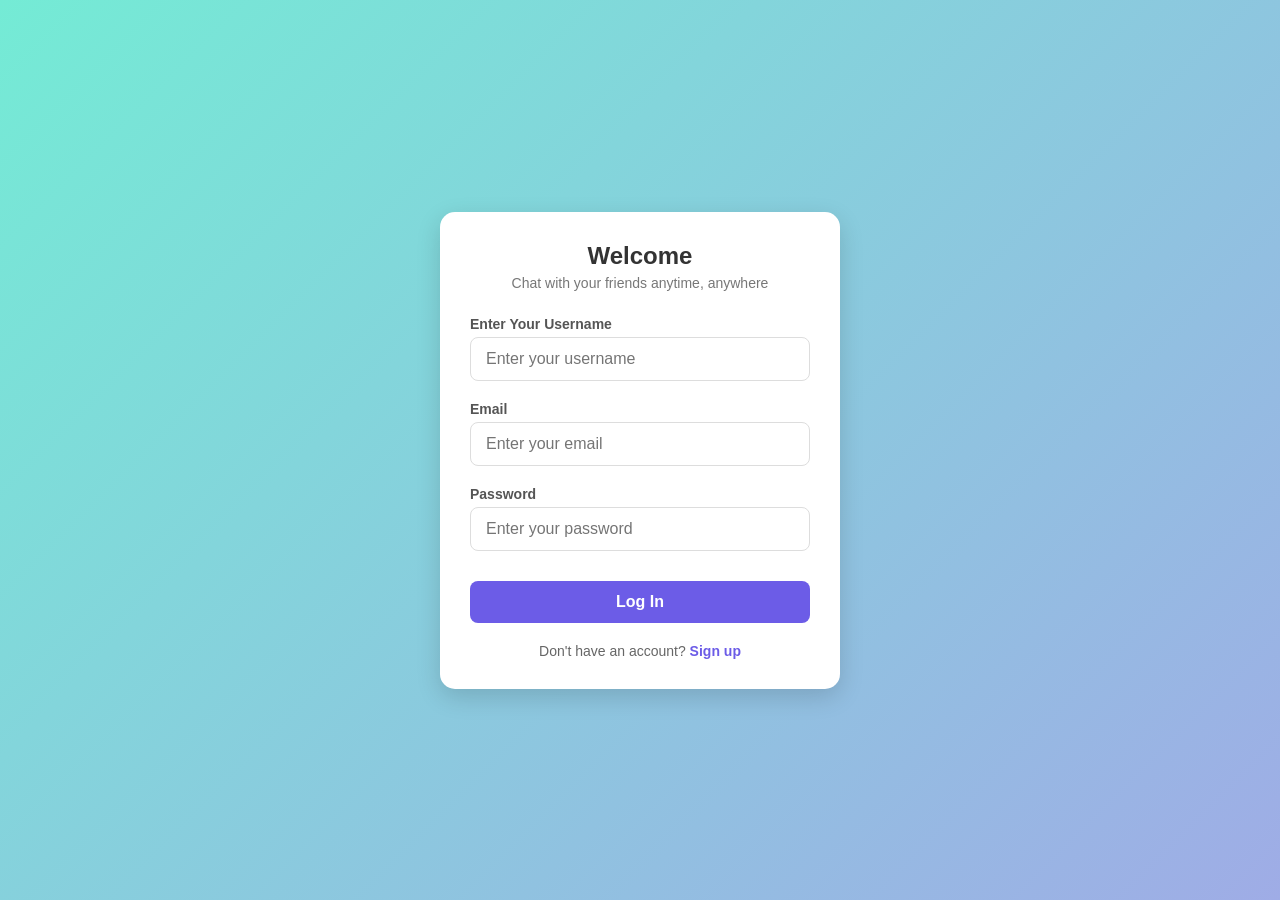
<file: index.html>
<!DOCTYPE html>
<html lang="en">
    <head>
        <meta charset="UTF-8">
        <meta name="viewport" content="width=device-width, initial-scale=1.0">
        <title>CloudChat - Login</title>
        <link rel="stylesheet" href="style.css">
    </head>
    <body>
        <div class="login-container">
            <h2>Welcome</h2>
            <p class="subtitle">Chat with your friends anytime, anywhere</p>

            <form id="login-form">
                 <div class="input-group">
                    <label for="username">Enter Your Username</label>
                    <input type="text" id="username" placeholder="Enter your username" required autocomplete="off">
                </div>

                <div class="input-group">
                    <label for="email">Email</label>
                    <input type="email" id="email" placeholder="Enter your email" required>
                </div>

                <div class="input-group">
                    <label for="password">Password</label>
                    <input type="password" id="password" placeholder="Enter your password" required>
                </div>

                <button type="submit" class="login-btn">Log In</button>

               
            </form>

            <div class="login-footer">
                <p>Don't have an account? <a href="#">Sign up</a></p>
            </div>
        </div>

        <script src="script.js"></script>
    </body>
</html>
</file>
<file: style.css>
/* Resetting default browser spacing*/
* {
    margin: 0;
    padding: 0;
    box-sizing: border-box;
    font-family: 'Segoe UI', Tahoma, Geneva, Verdana, sans-serif;
}

/* Centering the login card in any screen size */
body {
    background: linear-gradient(135deg, #74ebd5, #9face6);
    height: 100vh;
    display: flex;
    justify-content: center;
    align-items: center;
    padding: 20px;
}

/* The Mobile-First Card Layout */
.login-container {
    background: #ffffff;
    padding: 30px;
    border-radius: 15px;
    box-shadow: 0 8px 24px rgba(0, 0, 0, 0.15);
    width: 100%;
    max-width: 400px; /* Prevents it from getting too wide on a pc */
    text-align: center;
}

h2 {
    color: #333;
    margin-bottom: 5px;
}

.subtitle {
    color: #777;
    font-size: 14px;
    margin-bottom: 25px;
}

/* Formatting inputs for big, east mobile-tapping */
.input-group {
    text-align: left;
    margin-bottom: 20px;
}

.input-group label {
    display: block;
    font-size: 14px;
    color: #555;
    margin-bottom: 5px;
    font-weight: 600;
}

.input-group input {
    width: 100%;
    padding: 12px 15px; /* Generous padding for fingers on screens */
    border: 1px solid #ddd;
    border-radius: 8px;
    font-size: 16px; /* Prevents iOS from auto-zooming on focus */
    outline: none;
    transition: border-color 0.2s;
}

.input-group input:focus {
    border-color: #74ebd5;
}

/* The Big Friendly Login Button */
.login-btn {
    width: 100%;
    padding: 12px;
    background: #6c5ce7;
    color: #fff;
    border: none;
    border-radius: 8px;
    font-size: 16px;
    font-weight: bold;
    cursor: pointer;
    transition: background 0.2s;
    margin-top: 10px;
}
.login-btn:hover {
    background: #5a4cc4;
}
.login-footer {
    margin-top: 20px;
    font-size: 14px;
    color: #666;
}

.login-footer a {
    color: #6c5ce7;
    text-decoration: none;
    font-weight: 600;
}
</file>
